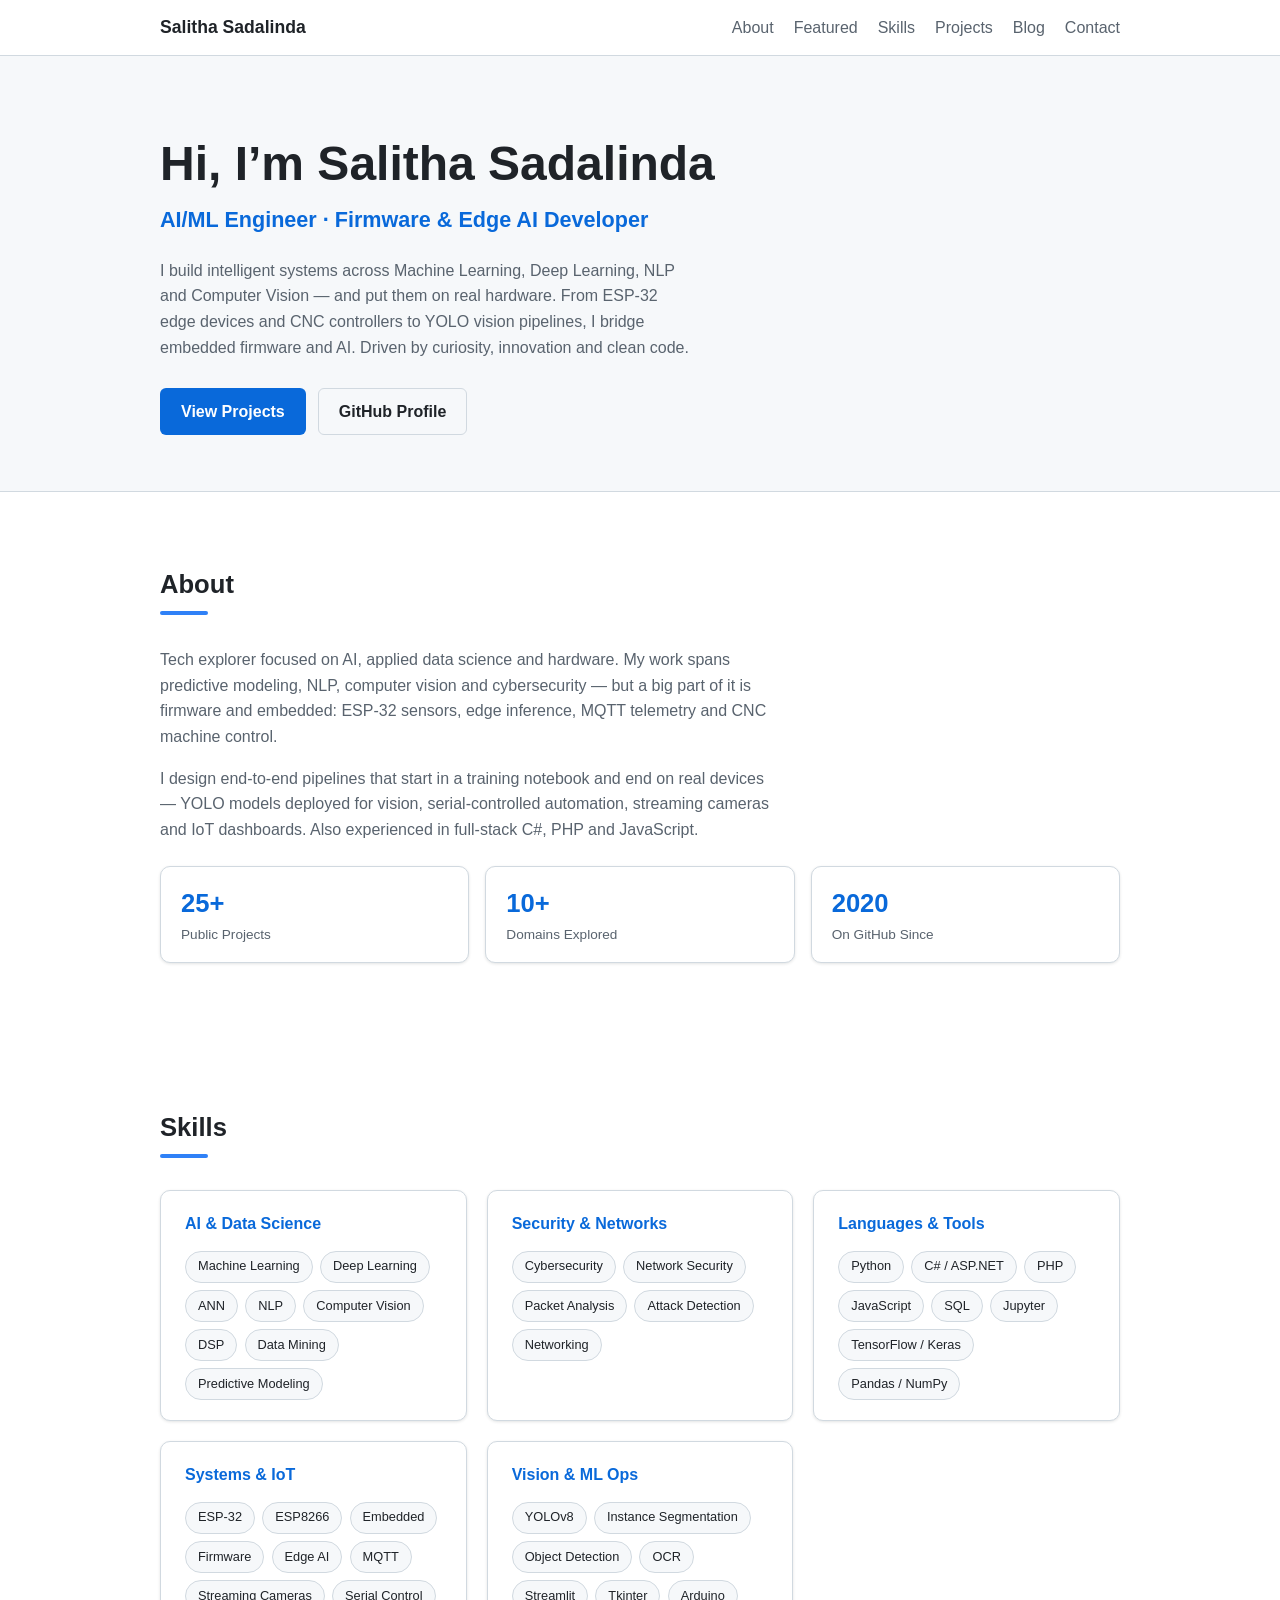
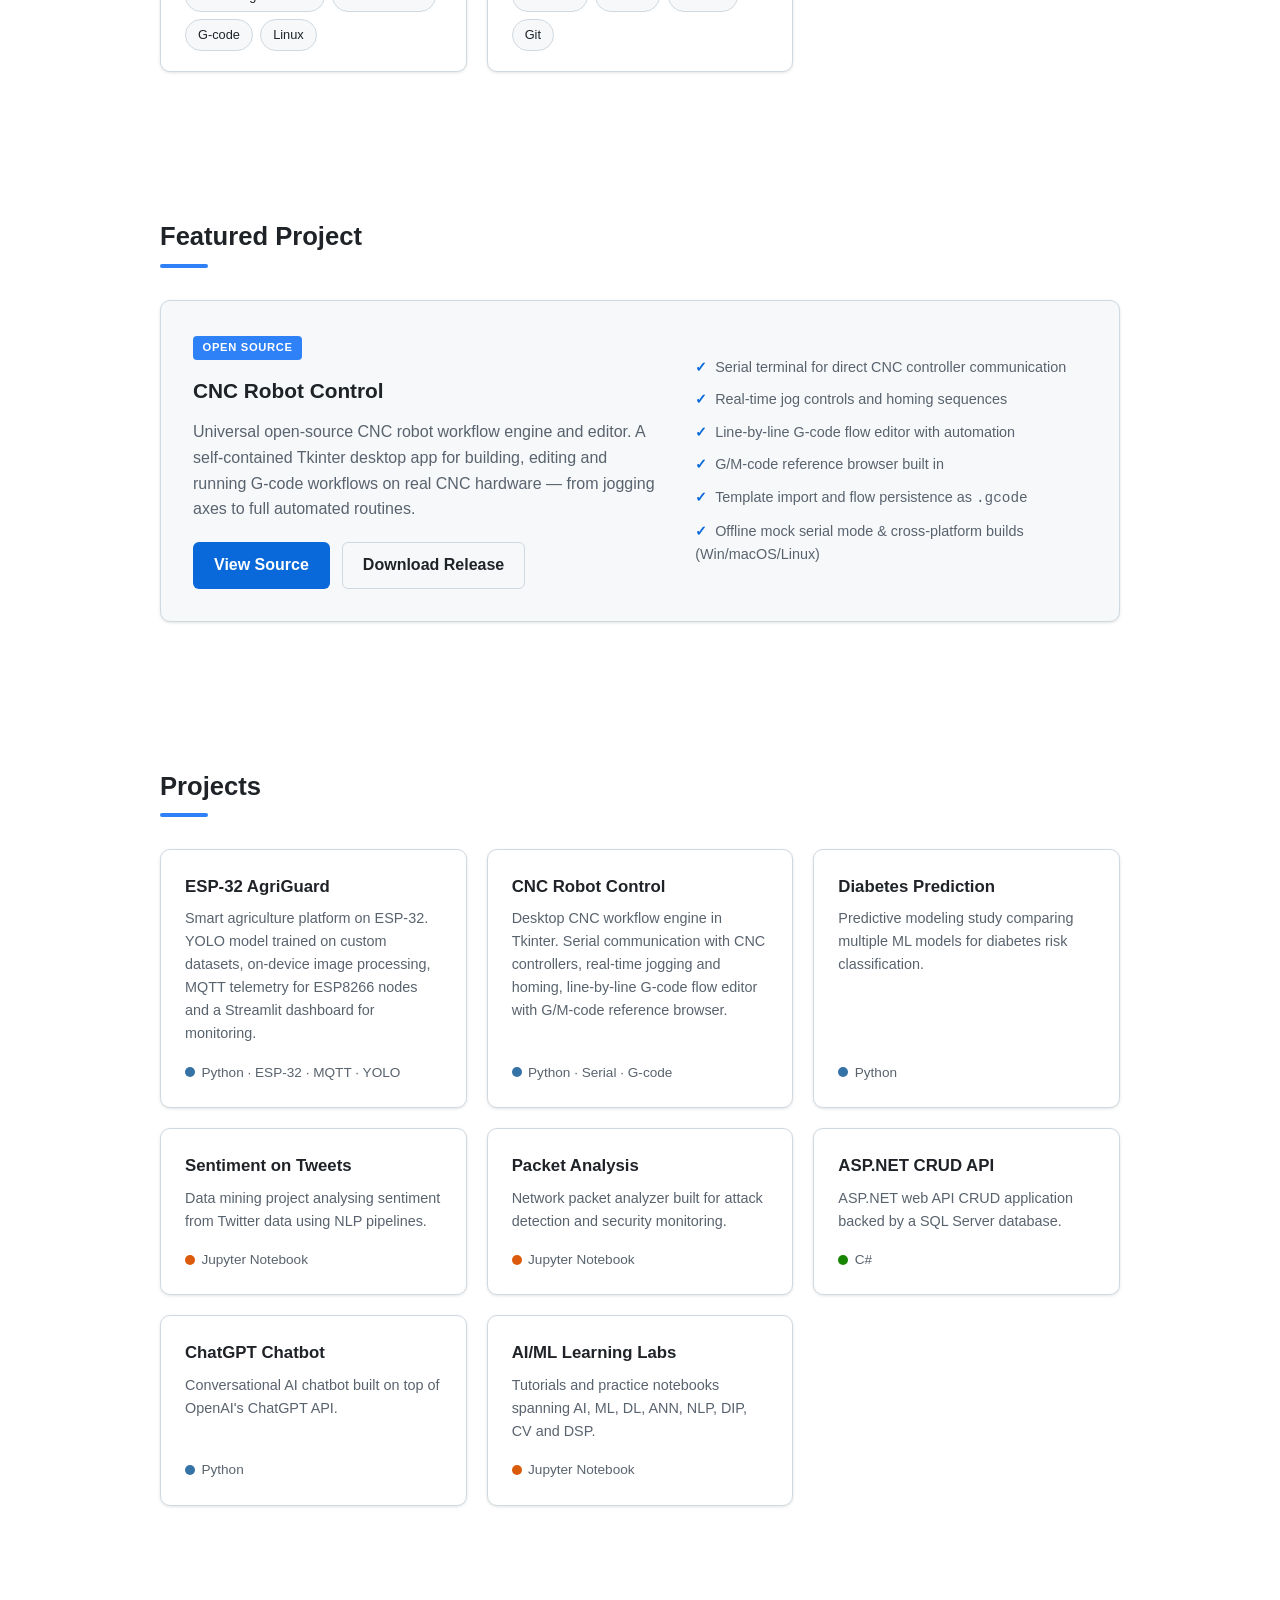
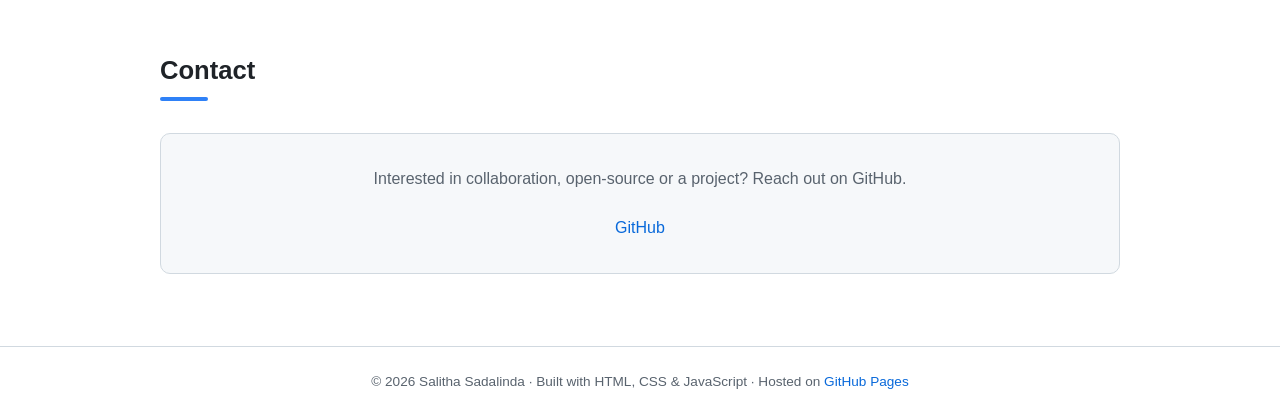
<file: index.html>
<!DOCTYPE html>
<html lang="en">
<head>
  <meta charset="UTF-8">
  <meta name="viewport" content="width=device-width, initial-scale=1.0">
  <title>Salitha Sadalinda | AI/ML Engineer & Cybersecurity Enthusiast</title>
  <meta name="description" content="Portfolio of Salitha Sadalinda — Machine Learning, Deep Learning, NLP, Computer Vision, Cybersecurity, firmware and edge AI on ESP-32. Python developer and open-source contributor.">
  <meta name="author" content="Salitha Sadalinda">
  <meta name="keywords" content="Salitha Sadalinda, Machine Learning, Deep Learning, NLP, Computer Vision, Cybersecurity, Networking, Python, Firmware, ESP-32, Edge AI, CNC, YOLO">
  <meta name="robots" content="index, follow">
  <meta name="theme-color" content="#0d1117">

  <!-- Open Graph -->
  <meta property="og:type" content="website">
  <meta property="og:title" content="Salitha Sadalinda | Portfolio">
  <meta property="og:description" content="AI/ML Engineer, firmware & edge AI developer. ESP-32, CNC, YOLO, Deep Learning, NLP and Computer Vision.">
  <meta property="og:url" content="https://salithasadalinda.github.io/">
  <meta property="og:site_name" content="Salitha Sadalinda">

  <!-- Twitter -->
  <meta name="twitter:card" content="summary">
  <meta name="twitter:title" content="Salitha Sadalinda | Portfolio">
  <meta name="twitter:description" content="AI/ML Engineer & Cybersecurity enthusiast.">

  <link rel="icon" type="image/svg+xml" href="/favicon.svg">
  <link rel="canonical" href="https://salithasadalinda.github.io/">
  <link rel="stylesheet" href="/assets/css/style.css">

  <script type="application/ld+json">
  {
    "@context": "https://schema.org",
    "@type": "Person",
    "name": "Salitha Sadalinda",
    "url": "https://salithasadalinda.github.io",
    "jobTitle": "AI/ML Engineer",
    "knowsAbout": ["Machine Learning", "Deep Learning", "NLP", "Computer Vision", "Cybersecurity", "Networking", "Python"]
  }
  </script>
</head>
<body>
  <a class="skip-link" href="#main">Skip to content</a>

  <header class="nav">
    <nav class="container" aria-label="Primary">
      <a class="nav-brand" href="#top">Salitha&nbsp;Sadalinda</a>
      <button class="nav-toggle" id="nav-toggle" aria-expanded="false" aria-controls="nav-links" aria-label="Toggle navigation">&#9776;</button>
      <ul class="nav-links" id="nav-links">
        <li><a href="#about">About</a></li>
        <li><a href="#featured">Featured</a></li>
        <li><a href="#skills">Skills</a></li>
        <li><a href="#projects">Projects</a></li>
        <li><a href="/blog/">Blog</a></li>
        <li><a href="#contact">Contact</a></li>
      </ul>
    </nav>
  </header>

  <main id="main">
    <!-- Hero -->
    <section class="hero" id="top">
      <div class="container">
        <h1>Hi, I&rsquo;m Salitha Sadalinda</h1>
        <p class="role">AI/ML Engineer &middot; Firmware &amp; Edge AI Developer</p>
        <p>
          I build intelligent systems across Machine Learning, Deep Learning, NLP and Computer Vision —
          and put them on real hardware. From ESP-32 edge devices and CNC controllers to YOLO vision
          pipelines, I bridge embedded firmware and AI. Driven by curiosity, innovation and clean code.
        </p>
        <div class="btn-group">
          <a class="btn btn-primary" href="#projects">View Projects</a>
          <a class="btn btn-outline" href="https://github.com/salithasadalinda" target="_blank" rel="noopener">GitHub Profile</a>
        </div>
      </div>
    </section>

    <!-- About -->
    <section id="about">
      <div class="container">
        <h2 class="section-title">About</h2>
        <div class="about-text">
          <p>
            Tech explorer focused on AI, applied data science and hardware. My work spans predictive
            modeling, NLP, computer vision and cybersecurity — but a big part of it is firmware and
            embedded: ESP-32 sensors, edge inference, MQTT telemetry and CNC machine control.
          </p>
          <p>
            I design end-to-end pipelines that start in a training notebook and end on real devices —
            YOLO models deployed for vision, serial-controlled automation, streaming cameras and IoT
            dashboards. Also experienced in full-stack C#, PHP and JavaScript.
          </p>
        </div>
        <div class="stats">
          <div class="stat">
            <div class="num">25+</div>
            <div class="label">Public Projects</div>
          </div>
          <div class="stat">
            <div class="num">10+</div>
            <div class="label">Domains Explored</div>
          </div>
          <div class="stat">
            <div class="num">2020</div>
            <div class="label">On GitHub Since</div>
          </div>
        </div>
      </div>
    </section>

    <!-- Skills -->
    <section id="skills">
      <div class="container">
        <h2 class="section-title">Skills</h2>
        <div class="skills-grid">
          <div class="skill-cat">
            <h3>AI &amp; Data Science</h3>
            <div class="badges">
              <span class="badge">Machine Learning</span>
              <span class="badge">Deep Learning</span>
              <span class="badge">ANN</span>
              <span class="badge">NLP</span>
              <span class="badge">Computer Vision</span>
              <span class="badge">DSP</span>
              <span class="badge">Data Mining</span>
              <span class="badge">Predictive Modeling</span>
            </div>
          </div>
          <div class="skill-cat">
            <h3>Security &amp; Networks</h3>
            <div class="badges">
              <span class="badge">Cybersecurity</span>
              <span class="badge">Network Security</span>
              <span class="badge">Packet Analysis</span>
              <span class="badge">Attack Detection</span>
              <span class="badge">Networking</span>
            </div>
          </div>
          <div class="skill-cat">
            <h3>Languages &amp; Tools</h3>
            <div class="badges">
              <span class="badge">Python</span>
              <span class="badge">C# / ASP.NET</span>
              <span class="badge">PHP</span>
              <span class="badge">JavaScript</span>
              <span class="badge">SQL</span>
              <span class="badge">Jupyter</span>
              <span class="badge">TensorFlow / Keras</span>
              <span class="badge">Pandas / NumPy</span>
            </div>
          </div>
          <div class="skill-cat">
            <h3>Systems &amp; IoT</h3>
            <div class="badges">
              <span class="badge">ESP-32</span>
              <span class="badge">ESP8266</span>
              <span class="badge">Embedded</span>
              <span class="badge">Firmware</span>
              <span class="badge">Edge AI</span>
              <span class="badge">MQTT</span>
              <span class="badge">Streaming Cameras</span>
              <span class="badge">Serial Control</span>
              <span class="badge">G-code</span>
              <span class="badge">Linux</span>
            </div>
          </div>
          <div class="skill-cat">
            <h3>Vision &amp; ML Ops</h3>
            <div class="badges">
              <span class="badge">YOLOv8</span>
              <span class="badge">Instance Segmentation</span>
              <span class="badge">Object Detection</span>
              <span class="badge">OCR</span>
              <span class="badge">Streamlit</span>
              <span class="badge">Tkinter</span>
              <span class="badge">Arduino</span>
              <span class="badge">Git</span>
            </div>
          </div>
        </div>
      </div>
    </section>

    <!-- Featured Project -->
    <section id="featured">
      <div class="container">
        <h2 class="section-title">Featured Project</h2>
        <div class="featured">
          <div>
            <span class="f-tag">Open Source</span>
            <h3>CNC Robot Control</h3>
            <p class="f-desc">
              Universal open-source CNC robot workflow engine and editor. A self-contained Tkinter
              desktop app for building, editing and running G-code workflows on real CNC hardware —
              from jogging axes to full automated routines.
            </p>
            <div class="btn-group">
              <a class="btn btn-primary" href="https://github.com/salithasadalinda/CNC_robot_control" target="_blank" rel="noopener">View Source</a>
              <a class="btn btn-outline" href="https://github.com/salithasadalinda/CNC_robot_control/releases/latest" target="_blank" rel="noopener">Download Release</a>
            </div>
          </div>
          <ul>
            <li>Serial terminal for direct CNC controller communication</li>
            <li>Real-time jog controls and homing sequences</li>
            <li>Line-by-line G-code flow editor with automation</li>
            <li>G/M-code reference browser built in</li>
            <li>Template import and flow persistence as <code>.gcode</code></li>
            <li>Offline mock serial mode &amp; cross-platform builds (Win/macOS/Linux)</li>
          </ul>
        </div>
      </div>
    </section>

    <!-- Projects -->
    <section id="projects">
      <div class="container">
        <h2 class="section-title">Projects</h2>
        <div class="projects-grid">

          <article class="project-card">
            <h3 class="p-title"><a href="https://github.com/salithasadalinda/ESP-32-AgriGuard" target="_blank" rel="noopener">ESP-32 AgriGuard</a></h3>
            <p class="p-desc">Smart agriculture platform on ESP-32. YOLO model trained on custom datasets, on-device image processing, MQTT telemetry for ESP8266 nodes and a Streamlit dashboard for monitoring.</p>
            <span class="p-lang"><span class="lang-dot" style="background:#3572A5"></span>Python &middot; ESP-32 &middot; MQTT &middot; YOLO</span>
          </article>

          <article class="project-card">
            <h3 class="p-title"><a href="https://github.com/salithasadalinda/CNC_robot_control" target="_blank" rel="noopener">CNC Robot Control</a></h3>
            <p class="p-desc">Desktop CNC workflow engine in Tkinter. Serial communication with CNC controllers, real-time jogging and homing, line-by-line G-code flow editor with G/M-code reference browser.</p>
            <span class="p-lang"><span class="lang-dot" style="background:#3572A5"></span>Python &middot; Serial &middot; G-code</span>
          </article>

          <article class="project-card">
            <h3 class="p-title"><a href="https://github.com/salithasadalinda/diabetis_prediction" target="_blank" rel="noopener">Diabetes Prediction</a></h3>
            <p class="p-desc">Predictive modeling study comparing multiple ML models for diabetes risk classification.</p>
            <span class="p-lang"><span class="lang-dot" style="background:#3572A5"></span>Python</span>
          </article>

          <article class="project-card">
            <h3 class="p-title"><a href="https://github.com/salithasadalinda/sentimentOnTweets" target="_blank" rel="noopener">Sentiment on Tweets</a></h3>
            <p class="p-desc">Data mining project analysing sentiment from Twitter data using NLP pipelines.</p>
            <span class="p-lang"><span class="lang-dot" style="background:#DA5B0B"></span>Jupyter Notebook</span>
          </article>

          <article class="project-card">
            <h3 class="p-title"><a href="https://github.com/salithasadalinda/packetAnalysis" target="_blank" rel="noopener">Packet Analysis</a></h3>
            <p class="p-desc">Network packet analyzer built for attack detection and security monitoring.</p>
            <span class="p-lang"><span class="lang-dot" style="background:#DA5B0B"></span>Jupyter Notebook</span>
          </article>

          <article class="project-card">
            <h3 class="p-title"><a href="https://github.com/salithasadalinda/WebApplication1" target="_blank" rel="noopener">ASP.NET CRUD API</a></h3>
            <p class="p-desc">ASP.NET web API CRUD application backed by a SQL Server database.</p>
            <span class="p-lang"><span class="lang-dot" style="background:#178600"></span>C#</span>
          </article>

          <article class="project-card">
            <h3 class="p-title"><a href="https://github.com/salithasadalinda/chatgpt-chatbot" target="_blank" rel="noopener">ChatGPT Chatbot</a></h3>
            <p class="p-desc">Conversational AI chatbot built on top of OpenAI's ChatGPT API.</p>
            <span class="p-lang"><span class="lang-dot" style="background:#3572A5"></span>Python</span>
          </article>

          <article class="project-card">
            <h3 class="p-title"><a href="https://github.com/salithasadalinda/AI_ML_DL_ANN_NLP_DIP_CV_DSP" target="_blank" rel="noopener">AI/ML Learning Labs</a></h3>
            <p class="p-desc">Tutorials and practice notebooks spanning AI, ML, DL, ANN, NLP, DIP, CV and DSP.</p>
            <span class="p-lang"><span class="lang-dot" style="background:#DA5B0B"></span>Jupyter Notebook</span>
          </article>

        </div>
      </div>
    </section>

    <!-- Contact -->
    <section id="contact">
      <div class="container">
        <h2 class="section-title">Contact</h2>
        <div class="contact-box">
          <p>Interested in collaboration, open-source or a project? Reach out on GitHub.</p>
          <div class="social-links">
            <a href="https://github.com/salithasadalinda" target="_blank" rel="noopener" aria-label="GitHub profile">
              GitHub
            </a>
          </div>
        </div>
      </div>
    </section>
  </main>

  <footer class="footer">
    <div class="container">
      &copy; <span id="year">2026</span> Salitha Sadalinda &middot; Built with HTML, CSS &amp; JavaScript &middot;
      Hosted on <a href="https://pages.github.com/" target="_blank" rel="noopener">GitHub Pages</a>
    </div>
  </footer>

  <script src="/assets/js/main.js"></script>
</body>
</html>
</file>
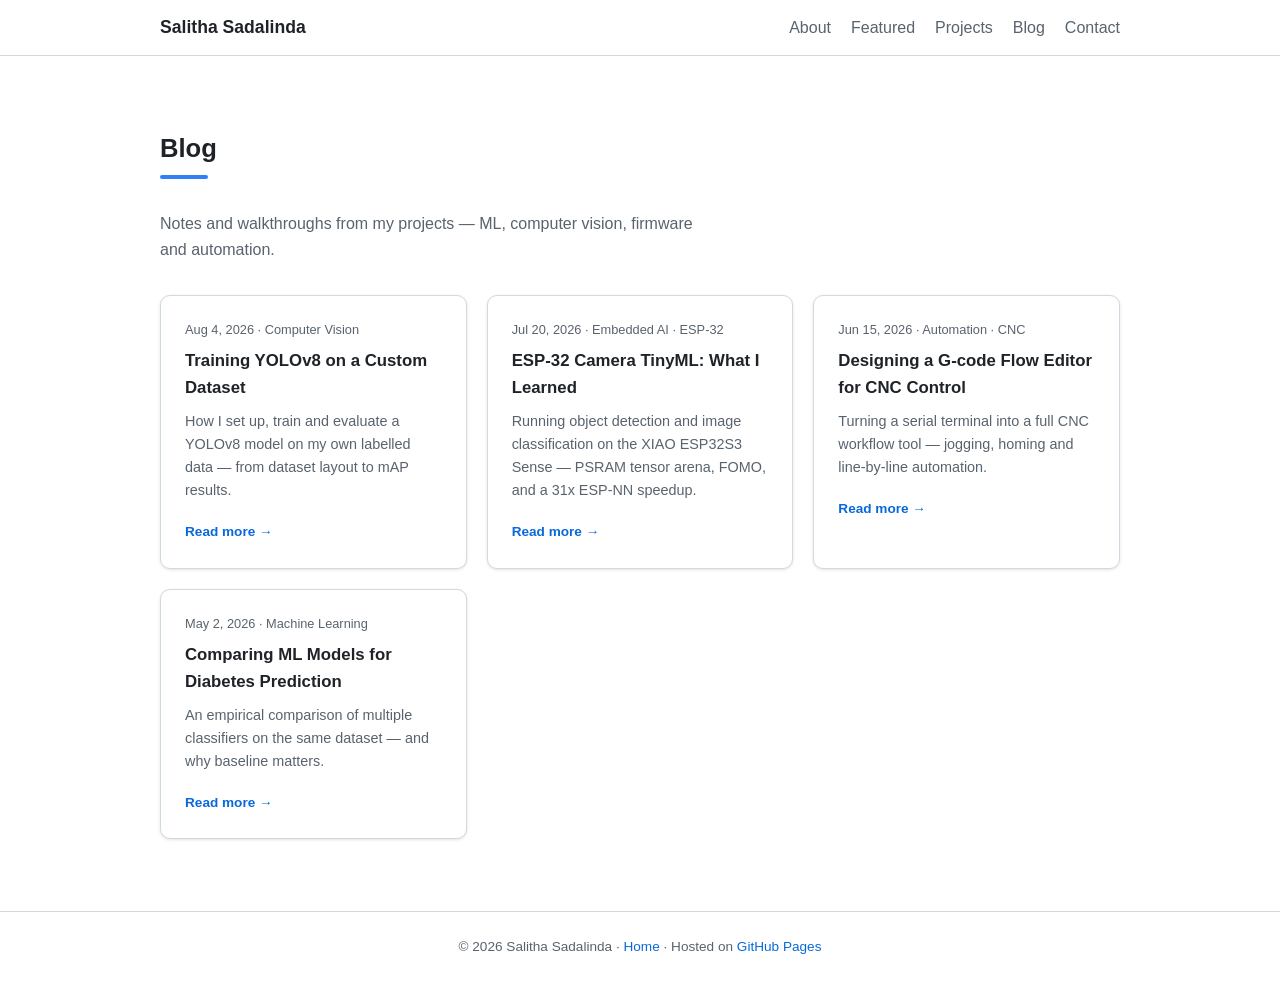
<file: blog/index.html>
<!DOCTYPE html>
<html lang="en">
<head>
  <meta charset="UTF-8">
  <meta name="viewport" content="width=device-width, initial-scale=1.0">
  <title>Blog | Salitha Sadalinda</title>
  <meta name="description" content="Blog posts on machine learning, computer vision, firmware, ESP-32 and CNC automation by Salitha Sadalinda.">
  <meta name="robots" content="index, follow">
  <link rel="icon" type="image/svg+xml" href="/favicon.svg">
  <link rel="canonical" href="https://salithasadalinda.github.io/blog/">
  <link rel="stylesheet" href="/assets/css/style.css">
</head>
<body>
  <a class="skip-link" href="#main">Skip to content</a>

  <header class="nav">
    <nav class="container" aria-label="Primary">
      <a class="nav-brand" href="/">Salitha&nbsp;Sadalinda</a>
      <button class="nav-toggle" id="nav-toggle" aria-expanded="false" aria-controls="nav-links" aria-label="Toggle navigation">&#9776;</button>
      <ul class="nav-links" id="nav-links">
        <li><a href="/#about">About</a></li>
        <li><a href="/#featured">Featured</a></li>
        <li><a href="/#projects">Projects</a></li>
        <li><a href="/blog/">Blog</a></li>
        <li><a href="/#contact">Contact</a></li>
      </ul>
    </nav>
  </header>

  <main id="main">
    <section id="blog">
      <div class="container">
        <h2 class="section-title">Blog</h2>
        <p style="color:var(--text-muted); margin-bottom:2rem; max-width:60ch;">
          Notes and walkthroughs from my projects — ML, computer vision, firmware and automation.
        </p>
        <div class="blog-list">

          <article class="post-card">
            <p class="post-meta">Aug 4, 2026 &middot; Computer Vision</p>
            <h3><a href="/blog/posts/training-yolo-custom-dataset.html">Training YOLOv8 on a Custom Dataset</a></h3>
            <p class="post-excerpt">How I set up, train and evaluate a YOLOv8 model on my own labelled data — from dataset layout to mAP results.</p>
            <a class="read-more" href="/blog/posts/training-yolo-custom-dataset.html">Read more &rarr;</a>
          </article>

          <article class="post-card">
            <p class="post-meta">Jul 20, 2026 &middot; Embedded AI &middot; ESP-32</p>
            <h3><a href="/blog/posts/esp32-cam-tinyml.html">ESP-32 Camera TinyML: What I Learned</a></h3>
            <p class="post-excerpt">Running object detection and image classification on the XIAO ESP32S3 Sense — PSRAM tensor arena, FOMO, and a 31x ESP-NN speedup.</p>
            <a class="read-more" href="/blog/posts/esp32-cam-tinyml.html">Read more &rarr;</a>
          </article>

          <article class="post-card">
            <p class="post-meta">Jun 15, 2026 &middot; Automation &middot; CNC</p>
            <h3><a href="/blog/posts/cnc-gcode-flow-editor.html">Designing a G-code Flow Editor for CNC Control</a></h3>
            <p class="post-excerpt">Turning a serial terminal into a full CNC workflow tool — jogging, homing and line-by-line automation.</p>
            <a class="read-more" href="/blog/posts/cnc-gcode-flow-editor.html">Read more &rarr;</a>
          </article>

          <article class="post-card">
            <p class="post-meta">May 2, 2026 &middot; Machine Learning</p>
            <h3><a href="/blog/posts/diabetes-prediction-models.html">Comparing ML Models for Diabetes Prediction</a></h3>
            <p class="post-excerpt">An empirical comparison of multiple classifiers on the same dataset — and why baseline matters.</p>
            <a class="read-more" href="/blog/posts/diabetes-prediction-models.html">Read more &rarr;</a>
          </article>

        </div>
      </div>
    </section>
  </main>

  <footer class="footer">
    <div class="container">
      &copy; <span id="year">2026</span> Salitha Sadalinda &middot; <a href="/">Home</a> &middot;
      Hosted on <a href="https://pages.github.com/" target="_blank" rel="noopener">GitHub Pages</a>
    </div>
  </footer>

  <script src="/assets/js/main.js"></script>
</body>
</html>
</file>
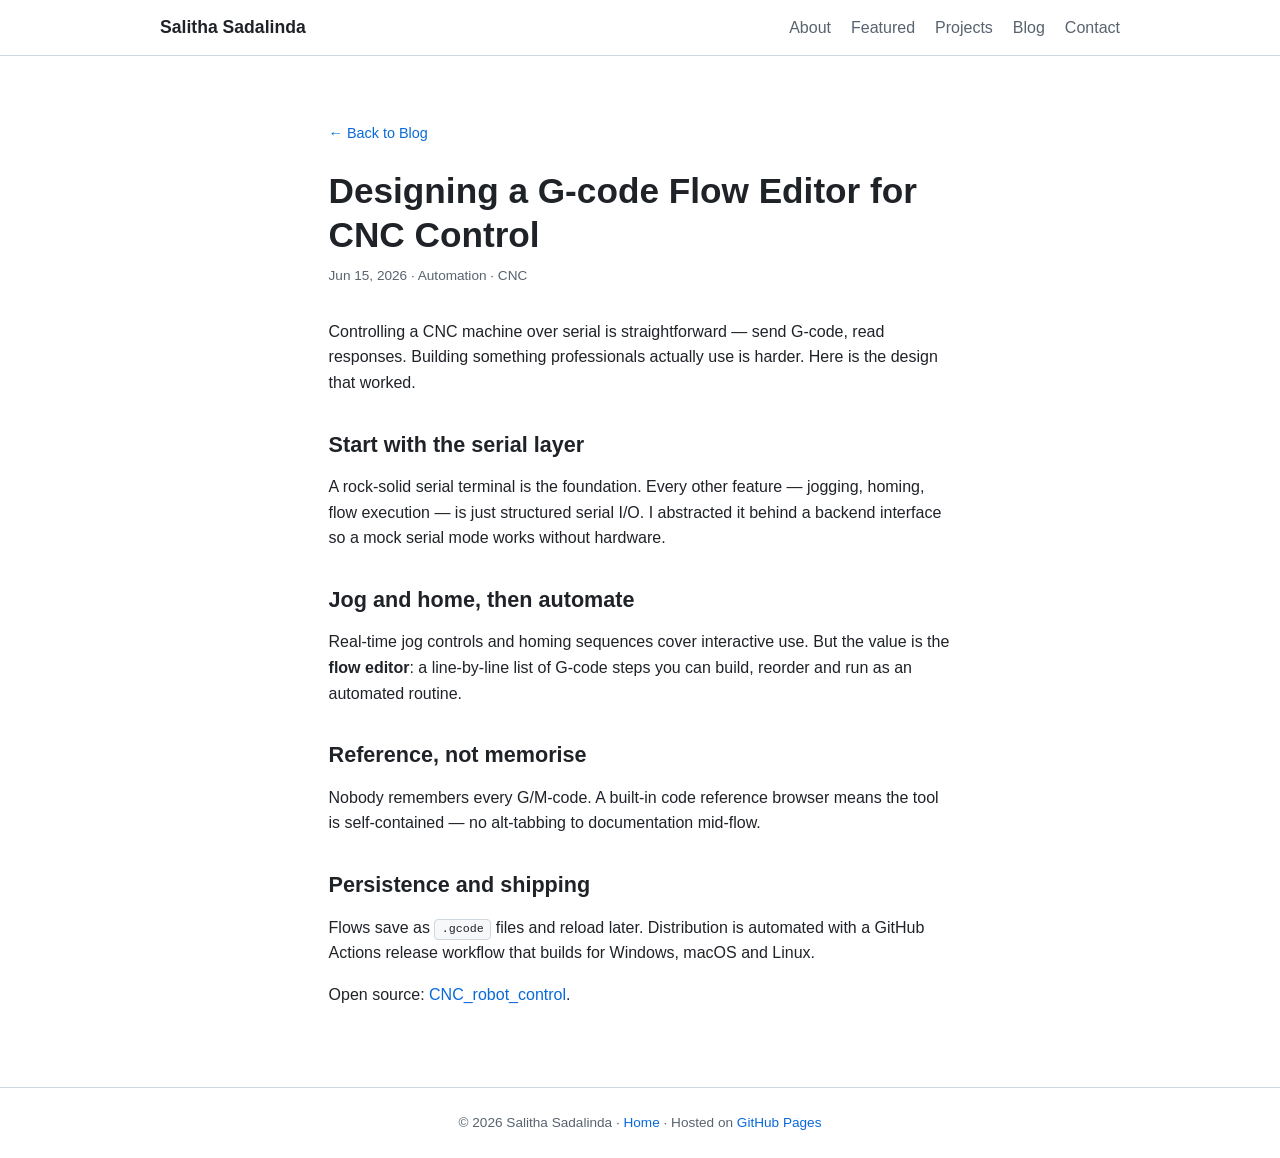
<file: blog/posts/cnc-gcode-flow-editor.html>
<!DOCTYPE html>
<html lang="en">
<head>
  <meta charset="UTF-8">
  <meta name="viewport" content="width=device-width, initial-scale=1.0">
  <title>Designing a G-code Flow Editor for CNC Control | Salitha Sadalinda</title>
  <meta name="description" content="How I built a CNC workflow tool with jogging, homing and a G-code flow editor.">
  <meta name="robots" content="index, follow">
  <link rel="icon" type="image/svg+xml" href="/favicon.svg">
  <link rel="canonical" href="https://salithasadalinda.github.io/blog/posts/cnc-gcode-flow-editor.html">
  <link rel="stylesheet" href="/assets/css/style.css">
</head>
<body>
  <a class="skip-link" href="#main">Skip to content</a>

  <header class="nav">
    <nav class="container" aria-label="Primary">
      <a class="nav-brand" href="/">Salitha&nbsp;Sadalinda</a>
      <button class="nav-toggle" id="nav-toggle" aria-expanded="false" aria-controls="nav-links" aria-label="Toggle navigation">&#9776;</button>
      <ul class="nav-links" id="nav-links">
        <li><a href="/#about">About</a></li>
        <li><a href="/#featured">Featured</a></li>
        <li><a href="/#projects">Projects</a></li>
        <li><a href="/blog/">Blog</a></li>
        <li><a href="/#contact">Contact</a></li>
      </ul>
    </nav>
  </header>

  <main id="main">
    <div class="container">
      <article class="post">
        <a class="back-link" href="/blog/">&larr; Back to Blog</a>
        <h1 class="post-title">Designing a G-code Flow Editor for CNC Control</h1>
        <p class="post-meta">Jun 15, 2026 &middot; Automation &middot; CNC</p>

        <p>
          Controlling a CNC machine over serial is straightforward — send G-code, read responses.
          Building something professionals actually use is harder. Here is the design that worked.
        </p>

        <h2>Start with the serial layer</h2>
        <p>
          A rock-solid serial terminal is the foundation. Every other feature — jogging, homing,
          flow execution — is just structured serial I/O. I abstracted it behind a backend
          interface so a mock serial mode works without hardware.
        </p>

        <h2>Jog and home, then automate</h2>
        <p>
          Real-time jog controls and homing sequences cover interactive use. But the value is the
          <strong>flow editor</strong>: a line-by-line list of G-code steps you can build, reorder
          and run as an automated routine.
        </p>

        <h2>Reference, not memorise</h2>
        <p>
          Nobody remembers every G/M-code. A built-in code reference browser means the tool is
          self-contained — no alt-tabbing to documentation mid-flow.
        </p>

        <h2>Persistence and shipping</h2>
        <p>
          Flows save as <code>.gcode</code> files and reload later. Distribution is automated with
          a GitHub Actions release workflow that builds for Windows, macOS and Linux.
        </p>

        <p>
          Open source: <a href="https://github.com/salithasadalinda/CNC_robot_control" target="_blank" rel="noopener">CNC_robot_control</a>.
        </p>
      </article>
    </div>
  </main>

  <footer class="footer">
    <div class="container">
      &copy; <span id="year">2026</span> Salitha Sadalinda &middot; <a href="/">Home</a> &middot;
      Hosted on <a href="https://pages.github.com/" target="_blank" rel="noopener">GitHub Pages</a>
    </div>
  </footer>

  <script src="/assets/js/main.js"></script>
</body>
</html>
</file>
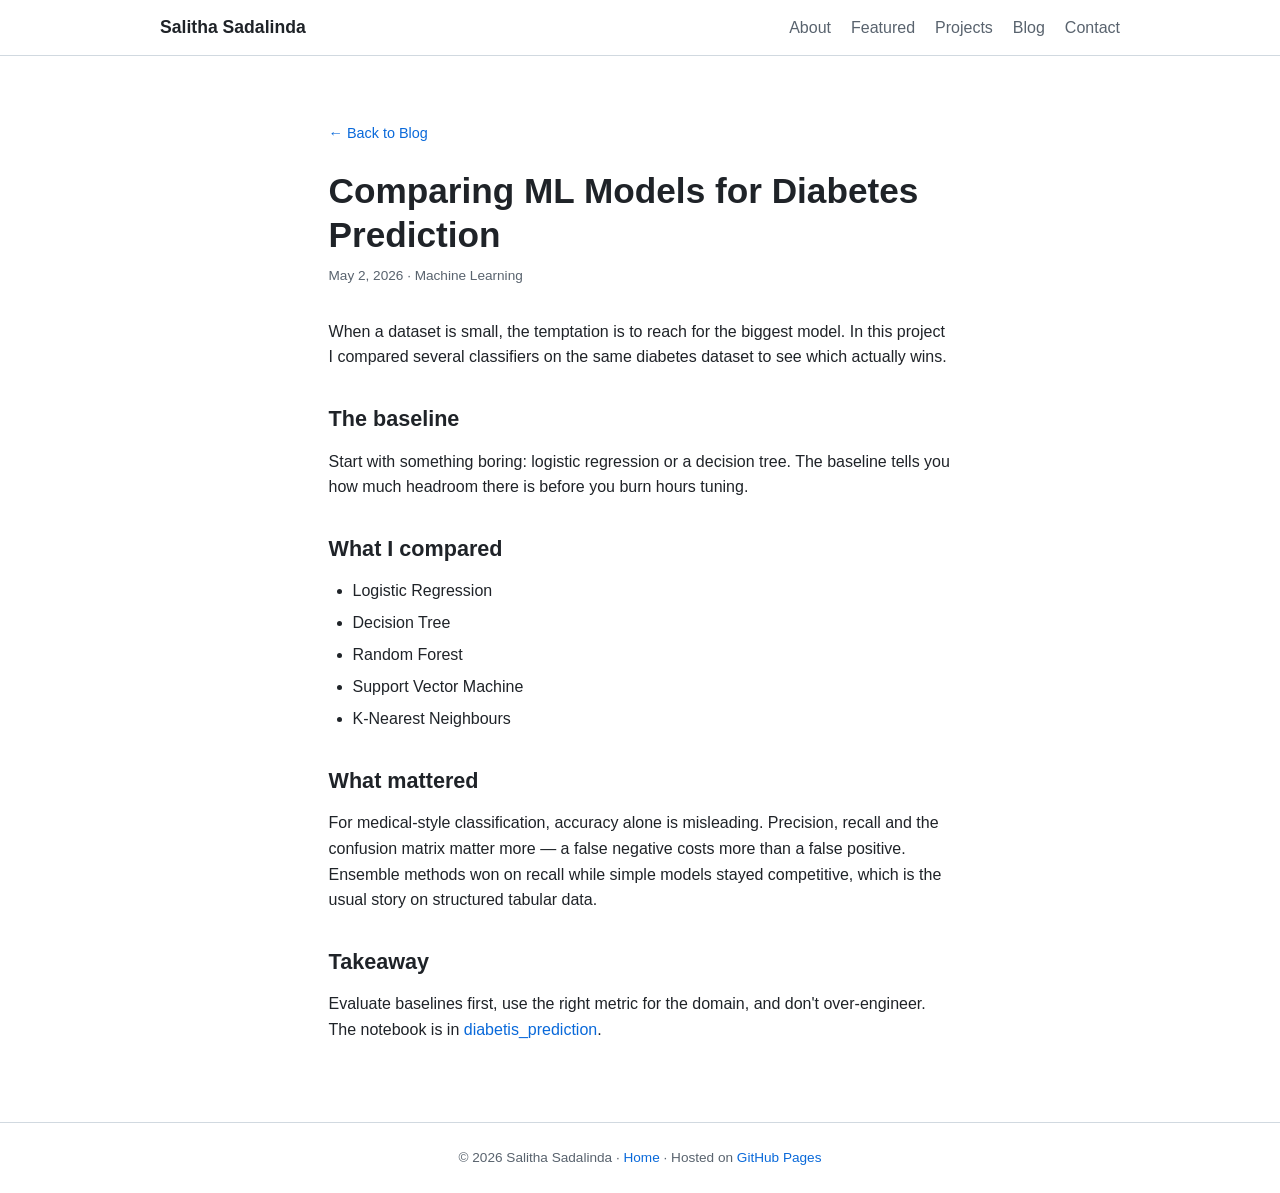
<file: blog/posts/diabetes-prediction-models.html>
<!DOCTYPE html>
<html lang="en">
<head>
  <meta charset="UTF-8">
  <meta name="viewport" content="width=device-width, initial-scale=1.0">
  <title>Comparing ML Models for Diabetes Prediction | Salitha Sadalinda</title>
  <meta name="description" content="Empirical comparison of multiple classifiers for diabetes risk prediction.">
  <meta name="robots" content="index, follow">
  <link rel="icon" type="image/svg+xml" href="/favicon.svg">
  <link rel="canonical" href="https://salithasadalinda.github.io/blog/posts/diabetes-prediction-models.html">
  <link rel="stylesheet" href="/assets/css/style.css">
</head>
<body>
  <a class="skip-link" href="#main">Skip to content</a>

  <header class="nav">
    <nav class="container" aria-label="Primary">
      <a class="nav-brand" href="/">Salitha&nbsp;Sadalinda</a>
      <button class="nav-toggle" id="nav-toggle" aria-expanded="false" aria-controls="nav-links" aria-label="Toggle navigation">&#9776;</button>
      <ul class="nav-links" id="nav-links">
        <li><a href="/#about">About</a></li>
        <li><a href="/#featured">Featured</a></li>
        <li><a href="/#projects">Projects</a></li>
        <li><a href="/blog/">Blog</a></li>
        <li><a href="/#contact">Contact</a></li>
      </ul>
    </nav>
  </header>

  <main id="main">
    <div class="container">
      <article class="post">
        <a class="back-link" href="/blog/">&larr; Back to Blog</a>
        <h1 class="post-title">Comparing ML Models for Diabetes Prediction</h1>
        <p class="post-meta">May 2, 2026 &middot; Machine Learning</p>

        <p>
          When a dataset is small, the temptation is to reach for the biggest model. In this
          project I compared several classifiers on the same diabetes dataset to see which
          actually wins.
        </p>

        <h2>The baseline</h2>
        <p>
          Start with something boring: logistic regression or a decision tree. The baseline tells
          you how much headroom there is before you burn hours tuning.
        </p>

        <h2>What I compared</h2>
        <ul>
          <li>Logistic Regression</li>
          <li>Decision Tree</li>
          <li>Random Forest</li>
          <li>Support Vector Machine</li>
          <li>K-Nearest Neighbours</li>
        </ul>

        <h2>What mattered</h2>
        <p>
          For medical-style classification, accuracy alone is misleading. Precision, recall and
          the confusion matrix matter more — a false negative costs more than a false positive.
          Ensemble methods won on recall while simple models stayed competitive, which is the
          usual story on structured tabular data.
        </p>

        <h2>Takeaway</h2>
        <p>
          Evaluate baselines first, use the right metric for the domain, and don't over-engineer.
          The notebook is in <a href="https://github.com/salithasadalinda/diabetis_prediction" target="_blank" rel="noopener">diabetis_prediction</a>.
        </p>
      </article>
    </div>
  </main>

  <footer class="footer">
    <div class="container">
      &copy; <span id="year">2026</span> Salitha Sadalinda &middot; <a href="/">Home</a> &middot;
      Hosted on <a href="https://pages.github.com/" target="_blank" rel="noopener">GitHub Pages</a>
    </div>
  </footer>

  <script src="/assets/js/main.js"></script>
</body>
</html>
</file>
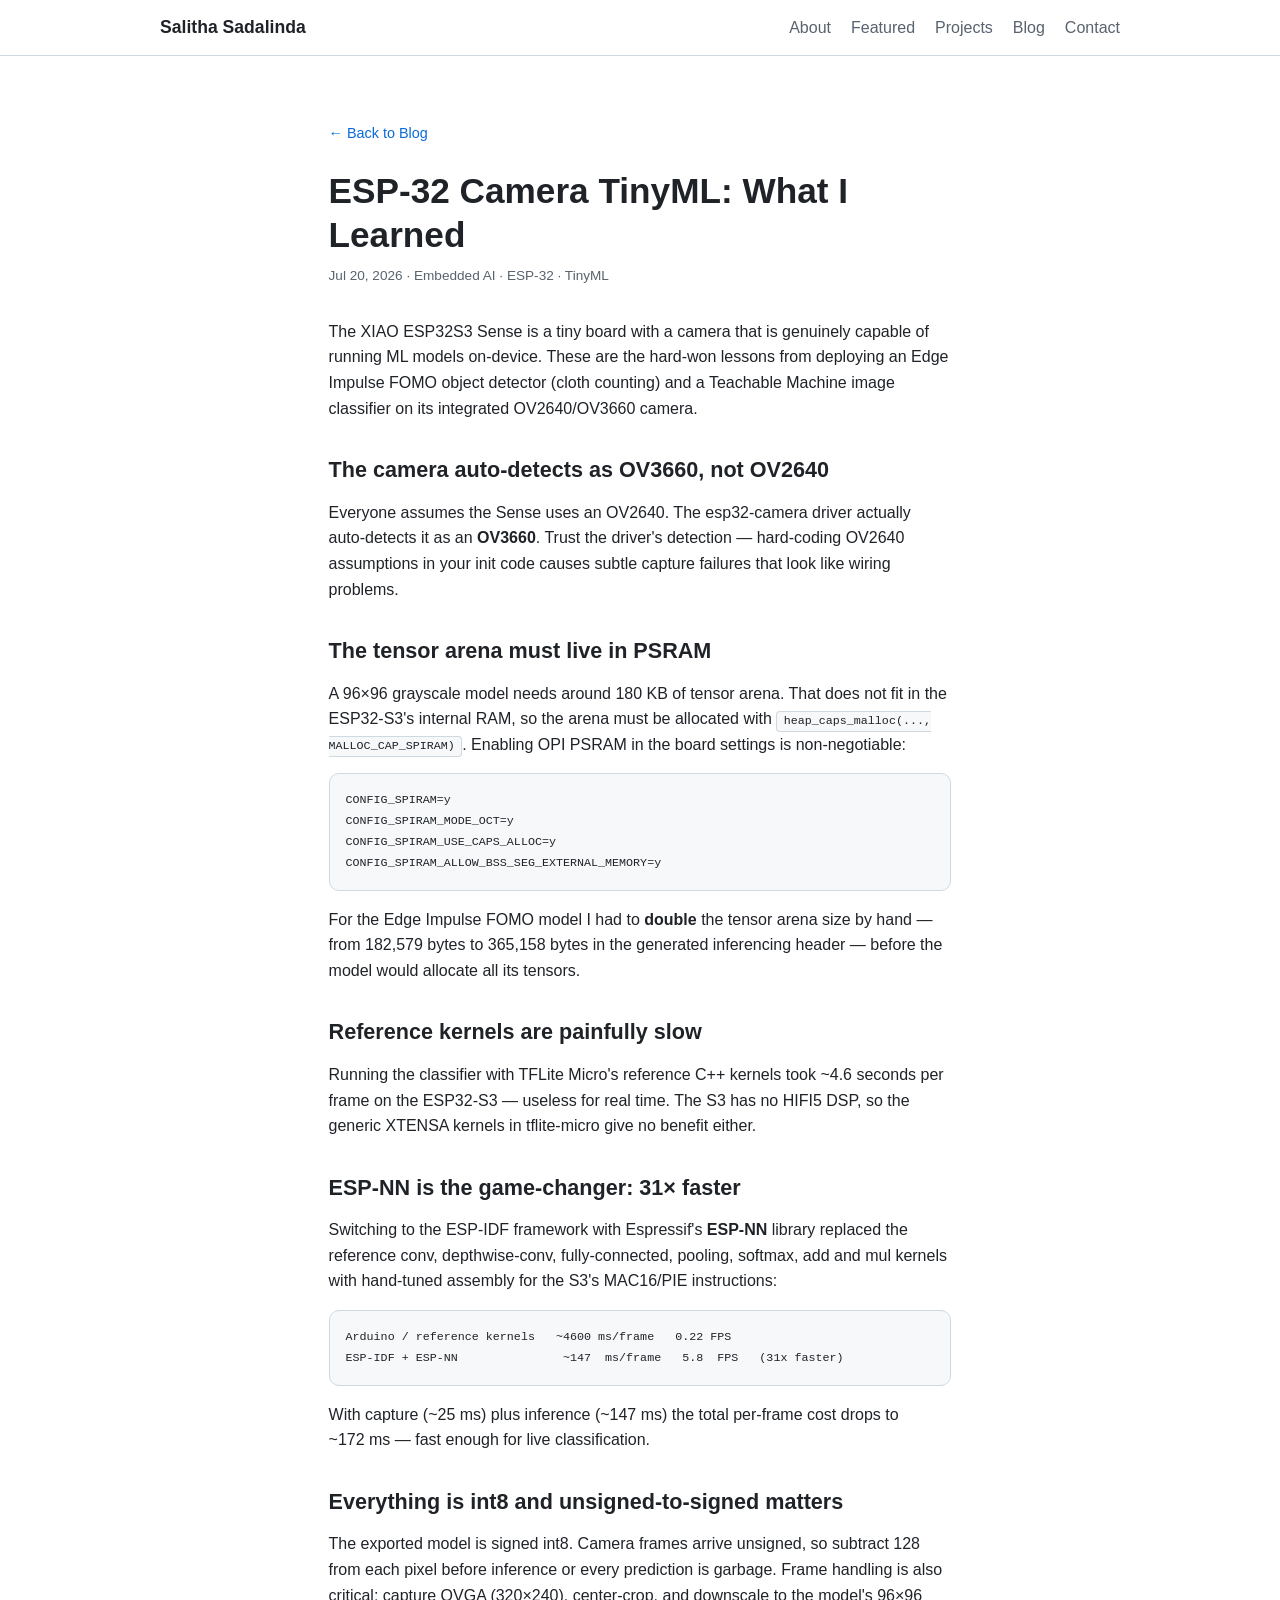
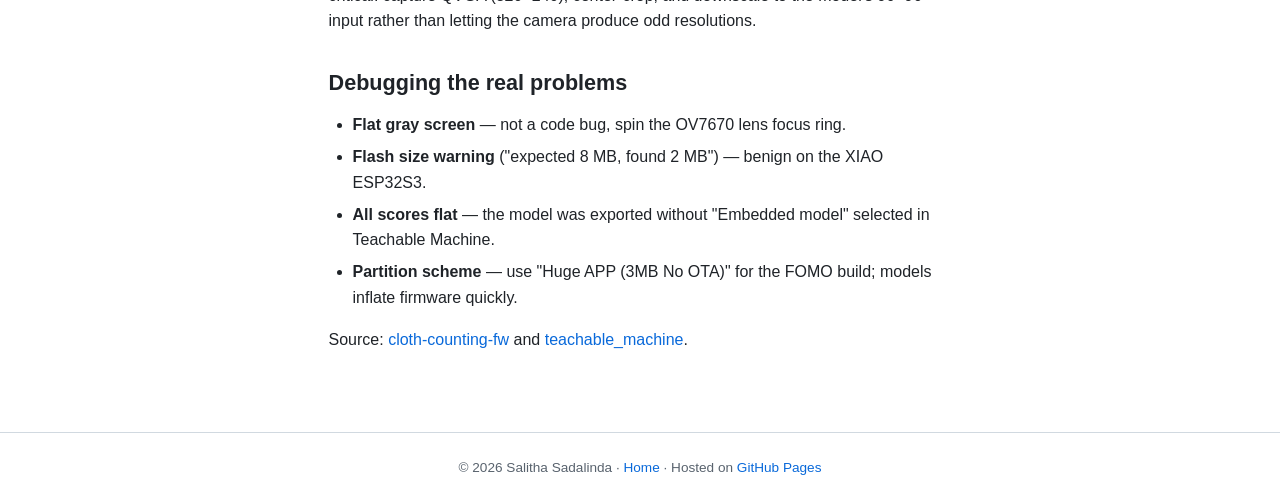
<file: blog/posts/esp32-cam-tinyml.html>
<!DOCTYPE html>
<html lang="en">
<head>
  <meta charset="UTF-8">
  <meta name="viewport" content="width=device-width, initial-scale=1.0">
  <title>ESP-32 Camera TinyML: What I Learned | Salitha Sadalinda</title>
  <meta name="description" content="Running object detection and image classification on the XIAO ESP32S3 Sense camera — PSRAM tensor arena, Edge Impulse FOMO, and a 31x ESP-NN speedup.">
  <meta name="robots" content="index, follow">
  <link rel="icon" type="image/svg+xml" href="/favicon.svg">
  <link rel="canonical" href="https://salithasadalinda.github.io/blog/posts/esp32-cam-tinyml.html">
  <link rel="stylesheet" href="/assets/css/style.css">
</head>
<body>
  <a class="skip-link" href="#main">Skip to content</a>

  <header class="nav">
    <nav class="container" aria-label="Primary">
      <a class="nav-brand" href="/">Salitha&nbsp;Sadalinda</a>
      <button class="nav-toggle" id="nav-toggle" aria-expanded="false" aria-controls="nav-links" aria-label="Toggle navigation">&#9776;</button>
      <ul class="nav-links" id="nav-links">
        <li><a href="/#about">About</a></li>
        <li><a href="/#featured">Featured</a></li>
        <li><a href="/#projects">Projects</a></li>
        <li><a href="/blog/">Blog</a></li>
        <li><a href="/#contact">Contact</a></li>
      </ul>
    </nav>
  </header>

  <main id="main">
    <div class="container">
      <article class="post">
        <a class="back-link" href="/blog/">&larr; Back to Blog</a>
        <h1 class="post-title">ESP-32 Camera TinyML: What I Learned</h1>
        <p class="post-meta">Jul 20, 2026 &middot; Embedded AI &middot; ESP-32 &middot; TinyML</p>

        <p>
          The XIAO ESP32S3 Sense is a tiny board with a camera that is genuinely capable of
          running ML models on-device. These are the hard-won lessons from deploying an Edge
          Impulse FOMO object detector (cloth counting) and a Teachable Machine image
          classifier on its integrated OV2640/OV3660 camera.
        </p>

        <h2>The camera auto-detects as OV3660, not OV2640</h2>
        <p>
          Everyone assumes the Sense uses an OV2640. The esp32-camera driver actually
          auto-detects it as an <strong>OV3660</strong>. Trust the driver's detection — hard-coding
          OV2640 assumptions in your init code causes subtle capture failures that look like
          wiring problems.
        </p>

        <h2>The tensor arena must live in PSRAM</h2>
        <p>
          A 96&times;96 grayscale model needs around 180&nbsp;KB of tensor arena. That does not fit
          in the ESP32-S3's internal RAM, so the arena must be allocated with
          <code>heap_caps_malloc(..., MALLOC_CAP_SPIRAM)</code>. Enabling OPI PSRAM in the board
          settings is non-negotiable:
        </p>
        <pre><code>CONFIG_SPIRAM=y
CONFIG_SPIRAM_MODE_OCT=y
CONFIG_SPIRAM_USE_CAPS_ALLOC=y
CONFIG_SPIRAM_ALLOW_BSS_SEG_EXTERNAL_MEMORY=y</code></pre>
        <p>
          For the Edge Impulse FOMO model I had to <strong>double</strong> the tensor arena size by
          hand — from 182,579 bytes to 365,158 bytes in the generated inferencing header — before
          the model would allocate all its tensors.
        </p>

        <h2>Reference kernels are painfully slow</h2>
        <p>
          Running the classifier with TFLite Micro's reference C++ kernels took ~4.6 seconds per
          frame on the ESP32-S3 — useless for real time. The S3 has no HIFI5 DSP, so the generic
          XTENSA kernels in tflite-micro give no benefit either.
        </p>

        <h2>ESP-NN is the game-changer: 31&times; faster</h2>
        <p>
          Switching to the ESP-IDF framework with Espressif's <strong>ESP-NN</strong> library replaced
          the reference conv, depthwise-conv, fully-connected, pooling, softmax, add and mul
          kernels with hand-tuned assembly for the S3's MAC16/PIE instructions:
        </p>
        <pre><code>Arduino / reference kernels   ~4600 ms/frame   0.22 FPS
ESP-IDF + ESP-NN               ~147  ms/frame   5.8  FPS   (31x faster)</code></pre>
        <p>
          With capture (~25&nbsp;ms) plus inference (~147&nbsp;ms) the total per-frame cost drops to
          ~172&nbsp;ms — fast enough for live classification.
        </p>

        <h2>Everything is int8 and unsigned-to-signed matters</h2>
        <p>
          The exported model is signed int8. Camera frames arrive unsigned, so subtract 128 from
          each pixel before inference or every prediction is garbage. Frame handling is also
          critical: capture QVGA (320&times;240), center-crop, and downscale to the model's
          96&times;96 input rather than letting the camera produce odd resolutions.
        </p>

        <h2>Debugging the real problems</h2>
        <ul>
          <li>
            <strong>Flat gray screen</strong> — not a code bug, spin the OV7670 lens focus ring.
          </li>
          <li>
            <strong>Flash size warning</strong> ("expected 8&nbsp;MB, found 2&nbsp;MB") — benign on
            the XIAO ESP32S3.
          </li>
          <li>
            <strong>All scores flat</strong> — the model was exported without "Embedded model"
            selected in Teachable Machine.
          </li>
          <li>
            <strong>Partition scheme</strong> — use "Huge APP (3MB No OTA)" for the FOMO build;
            models inflate firmware quickly.
          </li>
        </ul>

        <p>
          Source: <a href="https://github.com/salithasadalinda/cloth-counting-fw" target="_blank" rel="noopener">cloth-counting-fw</a>
          and <a href="https://github.com/salithasadalinda/teachable_machine" target="_blank" rel="noopener">teachable_machine</a>.
        </p>
      </article>
    </div>
  </main>

  <footer class="footer">
    <div class="container">
      &copy; <span id="year">2026</span> Salitha Sadalinda &middot; <a href="/">Home</a> &middot;
      Hosted on <a href="https://pages.github.com/" target="_blank" rel="noopener">GitHub Pages</a>
    </div>
  </footer>

  <script src="/assets/js/main.js"></script>
</body>
</html>
</file>
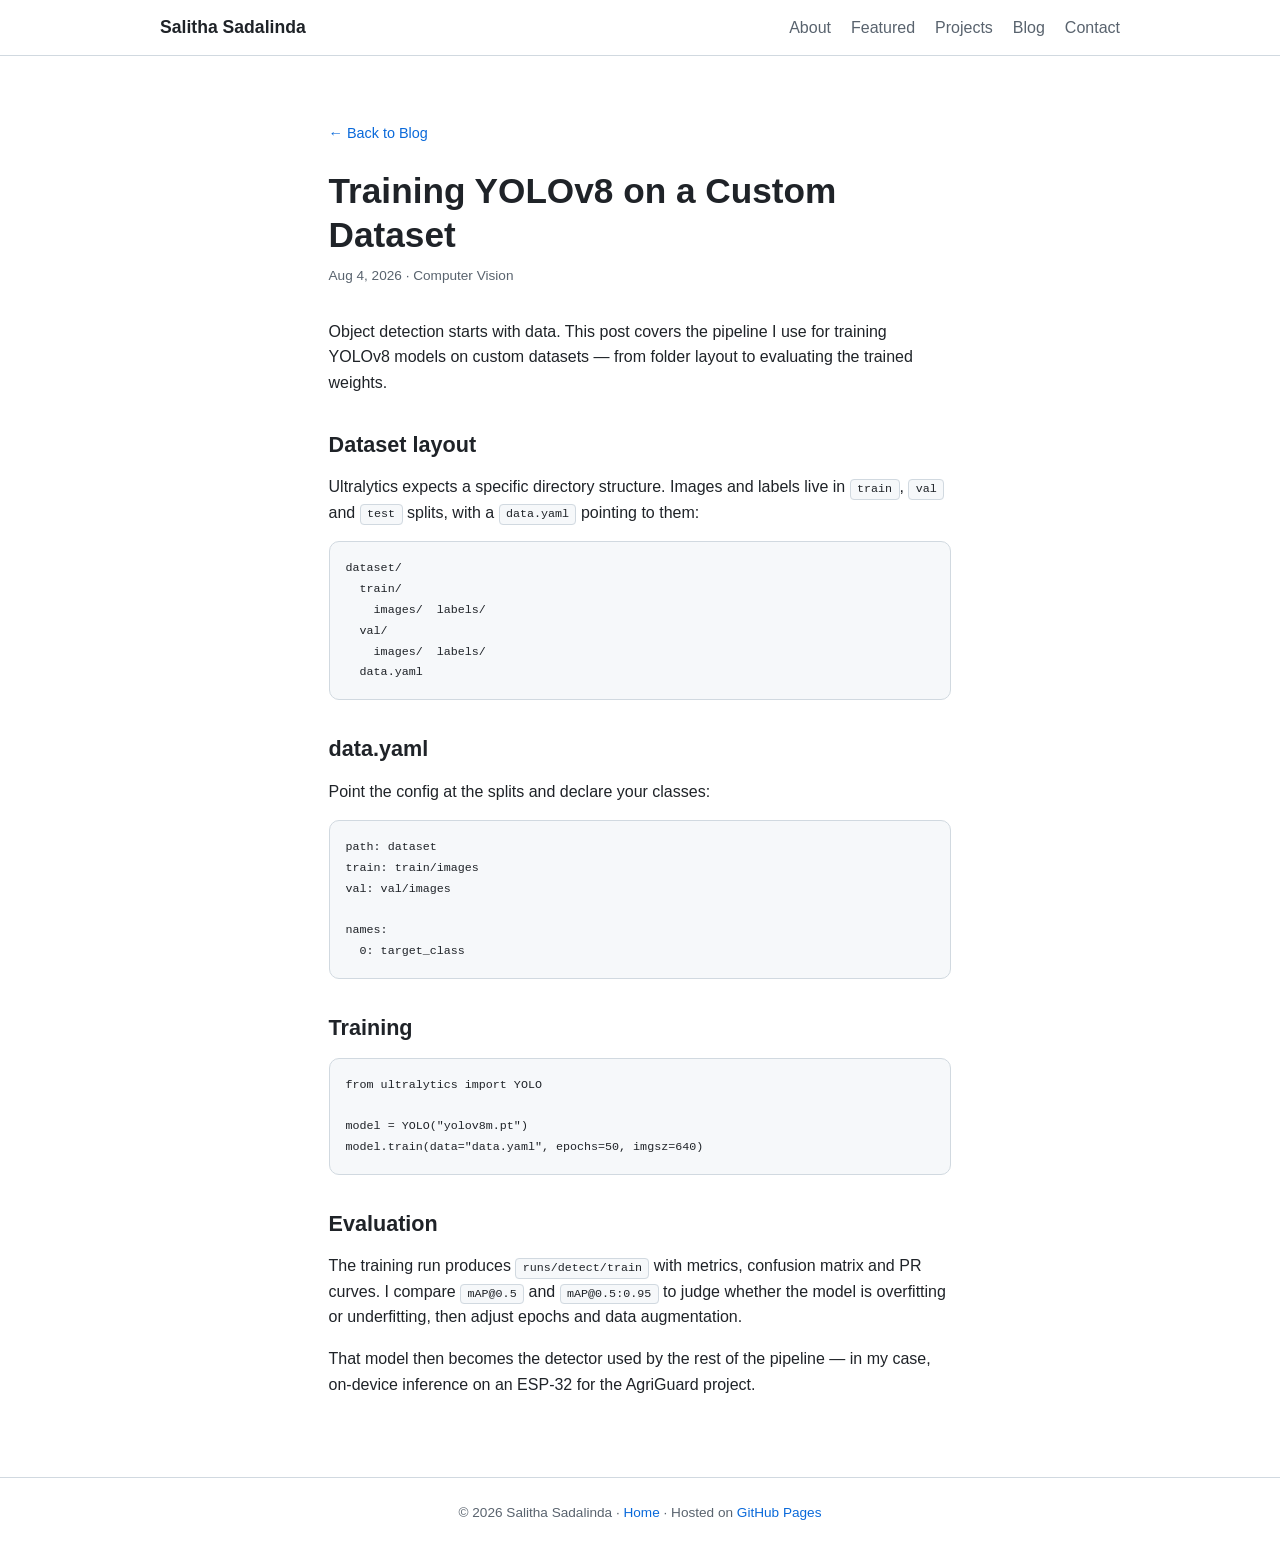
<file: blog/posts/training-yolo-custom-dataset.html>
<!DOCTYPE html>
<html lang="en">
<head>
  <meta charset="UTF-8">
  <meta name="viewport" content="width=device-width, initial-scale=1.0">
  <title>Training YOLOv8 on a Custom Dataset | Salitha Sadalinda</title>
  <meta name="description" content="Walkthrough of training a YOLOv8 model on custom labelled data.">
  <meta name="robots" content="index, follow">
  <link rel="icon" type="image/svg+xml" href="/favicon.svg">
  <link rel="canonical" href="https://salithasadalinda.github.io/blog/posts/training-yolo-custom-dataset.html">
  <link rel="stylesheet" href="/assets/css/style.css">
</head>
<body>
  <a class="skip-link" href="#main">Skip to content</a>

  <header class="nav">
    <nav class="container" aria-label="Primary">
      <a class="nav-brand" href="/">Salitha&nbsp;Sadalinda</a>
      <button class="nav-toggle" id="nav-toggle" aria-expanded="false" aria-controls="nav-links" aria-label="Toggle navigation">&#9776;</button>
      <ul class="nav-links" id="nav-links">
        <li><a href="/#about">About</a></li>
        <li><a href="/#featured">Featured</a></li>
        <li><a href="/#projects">Projects</a></li>
        <li><a href="/blog/">Blog</a></li>
        <li><a href="/#contact">Contact</a></li>
      </ul>
    </nav>
  </header>

  <main id="main">
    <div class="container">
      <article class="post">
        <a class="back-link" href="/blog/">&larr; Back to Blog</a>
        <h1 class="post-title">Training YOLOv8 on a Custom Dataset</h1>
        <p class="post-meta">Aug 4, 2026 &middot; Computer Vision</p>

        <p>
          Object detection starts with data. This post covers the pipeline I use for training
          YOLOv8 models on custom datasets — from folder layout to evaluating the trained weights.
        </p>

        <h2>Dataset layout</h2>
        <p>
          Ultralytics expects a specific directory structure. Images and labels live in
          <code>train</code>, <code>val</code> and <code>test</code> splits, with a
          <code>data.yaml</code> pointing to them:
        </p>
        <pre><code>dataset/
  train/
    images/  labels/
  val/
    images/  labels/
  data.yaml</code></pre>

        <h2>data.yaml</h2>
        <p>Point the config at the splits and declare your classes:</p>
        <pre><code>path: dataset
train: train/images
val: val/images

names:
  0: target_class</code></pre>

        <h2>Training</h2>
        <pre><code>from ultralytics import YOLO

model = YOLO("yolov8m.pt")
model.train(data="data.yaml", epochs=50, imgsz=640)</code></pre>

        <h2>Evaluation</h2>
        <p>
          The training run produces <code>runs/detect/train</code> with metrics, confusion matrix
          and PR curves. I compare <code>mAP@0.5</code> and <code>mAP@0.5:0.95</code> to judge
          whether the model is overfitting or underfitting, then adjust epochs and data
          augmentation.
        </p>

        <p>
          That model then becomes the detector used by the rest of the pipeline — in my case,
          on-device inference on an ESP-32 for the AgriGuard project.
        </p>
      </article>
    </div>
  </main>

  <footer class="footer">
    <div class="container">
      &copy; <span id="year">2026</span> Salitha Sadalinda &middot; <a href="/">Home</a> &middot;
      Hosted on <a href="https://pages.github.com/" target="_blank" rel="noopener">GitHub Pages</a>
    </div>
  </footer>

  <script src="/assets/js/main.js"></script>
</body>
</html>
</file>
<file: assets/css/style.css>
:root {
  --bg: #ffffff;
  --bg-alt: #f6f8fa;
  --text: #1f2328;
  --text-muted: #59636e;
  --accent: #2f81f7;
  --accent-strong: #0969da;
  --border: #d1d9e0;
  --card-bg: #ffffff;
  --code-bg: #f6f8fa;
  --shadow: 0 1px 3px rgba(27, 31, 36, 0.12);
  --shadow-lg: 0 8px 24px rgba(140, 149, 159, 0.2);
  --radius: 10px;
  --max-width: 960px;
  --nav-h: 56px;
}

@media (prefers-color-scheme: dark) {
  :root {
    --bg: #0d1117;
    --bg-alt: #161b22;
    --text: #e6edf3;
    --text-muted: #8b949e;
    --accent: #4493f8;
    --accent-strong: #58a6ff;
    --border: #30363d;
    --card-bg: #161b22;
    --code-bg: #161b22;
    --shadow: 0 1px 3px rgba(1, 4, 9, 0.4);
    --shadow-lg: 0 8px 24px rgba(1, 4, 9, 0.6);
  }
}

*,
*::before,
*::after {
  box-sizing: border-box;
  margin: 0;
  padding: 0;
}

html {
  scroll-behavior: smooth;
  scroll-padding-top: var(--nav-h);
}

body {
  font-family: -apple-system, BlinkMacSystemFont, "Segoe UI", "Noto Sans",
    Helvetica, Arial, sans-serif, "Apple Color Emoji", "Segoe UI Emoji";
  background: var(--bg);
  color: var(--text);
  line-height: 1.6;
  -webkit-font-smoothing: antialiased;
}

a {
  color: var(--accent-strong);
  text-decoration: none;
}

a:hover {
  text-decoration: underline;
}

.container {
  width: min(100% - 2rem, var(--max-width));
  margin-inline: auto;
}

.skip-link {
  position: absolute;
  left: -9999px;
  top: 0;
  background: var(--accent-strong);
  color: #fff;
  padding: 0.5rem 1rem;
  z-index: 100;
}

.skip-link:focus {
  left: 0;
}

/* ---------- Navbar ---------- */
.nav {
  position: sticky;
  top: 0;
  z-index: 50;
  height: var(--nav-h);
  background: color-mix(in srgb, var(--bg) 85%, transparent);
  backdrop-filter: blur(8px);
  -webkit-backdrop-filter: blur(8px);
  border-bottom: 1px solid var(--border);
}

.nav .container {
  display: flex;
  align-items: center;
  justify-content: space-between;
  height: 100%;
}

.nav-brand {
  font-weight: 700;
  font-size: 1.1rem;
  color: var(--text);
}

.nav-links {
  display: flex;
  gap: 1.25rem;
  align-items: center;
  list-style: none;
}

.nav-links a {
  color: var(--text-muted);
  font-weight: 500;
}

.nav-links a:hover {
  color: var(--text);
  text-decoration: none;
}

.nav-toggle {
  display: none;
  background: none;
  border: 1px solid var(--border);
  border-radius: 6px;
  padding: 0.4rem 0.6rem;
  color: var(--text);
  cursor: pointer;
  font-size: 1.1rem;
}

/* ---------- Sections ---------- */
section {
  padding: 4.5rem 0;
}

.section-title {
  font-size: 1.6rem;
  margin-bottom: 2rem;
  position: relative;
}

.section-title::after {
  content: "";
  display: block;
  width: 3rem;
  height: 4px;
  margin-top: 0.4rem;
  border-radius: 2px;
  background: var(--accent);
}

/* ---------- Hero ---------- */
.hero {
  padding: 5rem 0 3.5rem;
  background: var(--bg-alt);
  border-bottom: 1px solid var(--border);
}

.hero h1 {
  font-size: clamp(2rem, 5vw, 3rem);
  line-height: 1.15;
  margin-bottom: 0.75rem;
}

.hero .role {
  font-size: clamp(1.1rem, 2.5vw, 1.35rem);
  color: var(--accent-strong);
  font-weight: 600;
  margin-bottom: 1.25rem;
}

.hero p {
  color: var(--text-muted);
  max-width: 60ch;
  margin-bottom: 1.75rem;
}

.btn-group {
  display: flex;
  flex-wrap: wrap;
  gap: 0.75rem;
}

.btn {
  display: inline-block;
  padding: 0.6rem 1.25rem;
  border-radius: 6px;
  font-weight: 600;
  border: 1px solid transparent;
  transition: background 0.15s ease, transform 0.1s ease;
}

.btn:hover {
  text-decoration: none;
  transform: translateY(-1px);
}

.btn-primary {
  background: var(--accent-strong);
  color: #fff;
}

.btn-primary:hover {
  background: var(--accent);
}

.btn-outline {
  background: transparent;
  color: var(--text);
  border-color: var(--border);
}

.btn-outline:hover {
  border-color: var(--text-muted);
}

/* ---------- About ---------- */
.about-text p {
  color: var(--text-muted);
  margin-bottom: 1rem;
  max-width: 70ch;
}

.stats {
  display: grid;
  grid-template-columns: repeat(auto-fit, minmax(140px, 1fr));
  gap: 1rem;
  margin-top: 1.5rem;
}

.stat {
  background: var(--card-bg);
  border: 1px solid var(--border);
  border-radius: var(--radius);
  padding: 1rem 1.25rem;
  box-shadow: var(--shadow);
}

.stat .num {
  font-size: 1.6rem;
  font-weight: 700;
  color: var(--accent-strong);
}

.stat .label {
  color: var(--text-muted);
  font-size: 0.85rem;
}

/* ---------- Skills ---------- */
.skills-grid {
  display: grid;
  grid-template-columns: repeat(auto-fit, minmax(260px, 1fr));
  gap: 1.25rem;
}

.skill-cat {
  background: var(--card-bg);
  border: 1px solid var(--border);
  border-radius: var(--radius);
  padding: 1.25rem 1.5rem;
  box-shadow: var(--shadow);
}

.skill-cat h3 {
  font-size: 1rem;
  margin-bottom: 0.85rem;
  color: var(--accent-strong);
}

.badges {
  display: flex;
  flex-wrap: wrap;
  gap: 0.45rem;
}

.badge {
  background: var(--bg-alt);
  border: 1px solid var(--border);
  border-radius: 999px;
  padding: 0.3rem 0.75rem;
  font-size: 0.8rem;
  color: var(--text);
}

/* ---------- Featured ---------- */
.featured {
  background: var(--bg-alt);
  border: 1px solid var(--border);
  border-radius: var(--radius);
  padding: 2rem;
  box-shadow: var(--shadow);
  display: grid;
  grid-template-columns: 1.2fr 1fr;
  gap: 2rem;
  align-items: center;
}

.featured h3 {
  font-size: 1.3rem;
  margin-bottom: 0.75rem;
}

.featured .f-tag {
  display: inline-block;
  background: var(--accent);
  color: #fff;
  font-size: 0.7rem;
  font-weight: 700;
  text-transform: uppercase;
  letter-spacing: 0.06em;
  border-radius: 4px;
  padding: 0.2rem 0.6rem;
  margin-bottom: 0.9rem;
}

.featured .f-desc {
  color: var(--text-muted);
  margin-bottom: 1.25rem;
  max-width: 55ch;
}

.featured ul {
  list-style: none;
  display: flex;
  flex-direction: column;
  gap: 0.6rem;
  color: var(--text-muted);
  font-size: 0.9rem;
}

.featured ul li::before {
  content: "\2713";
  color: var(--accent-strong);
  font-weight: 700;
  margin-right: 0.5rem;
}

@media (max-width: 720px) {
  .featured {
    grid-template-columns: 1fr;
  }
}

/* ---------- Projects ---------- */
.projects-grid {
  display: grid;
  grid-template-columns: repeat(auto-fill, minmax(300px, 1fr));
  gap: 1.25rem;
}

.project-card {
  display: flex;
  flex-direction: column;
  background: var(--card-bg);
  border: 1px solid var(--border);
  border-radius: var(--radius);
  padding: 1.5rem;
  box-shadow: var(--shadow);
  transition: box-shadow 0.2s ease, transform 0.2s ease;
}

.project-card:hover {
  box-shadow: var(--shadow-lg);
  transform: translateY(-2px);
}

.project-card .p-title {
  font-size: 1.05rem;
  margin-bottom: 0.4rem;
}

.project-card .p-title a {
  color: var(--text);
}

.project-card .p-desc {
  color: var(--text-muted);
  font-size: 0.9rem;
  margin-bottom: 1rem;
  flex-grow: 1;
}

.project-card .p-lang {
  font-size: 0.85rem;
  color: var(--text-muted);
  display: flex;
  align-items: center;
  gap: 0.4rem;
}

.lang-dot {
  width: 10px;
  height: 10px;
  border-radius: 50%;
  display: inline-block;
  background: var(--accent);
}

/* ---------- Blog ---------- */
.blog-list {
  display: grid;
  grid-template-columns: repeat(auto-fill, minmax(300px, 1fr));
  gap: 1.25rem;
}

.post-card {
  background: var(--card-bg);
  border: 1px solid var(--border);
  border-radius: var(--radius);
  padding: 1.5rem;
  box-shadow: var(--shadow);
  transition: box-shadow 0.2s ease, transform 0.2s ease;
}

.post-card:hover {
  box-shadow: var(--shadow-lg);
  transform: translateY(-2px);
}

.post-card .post-meta {
  color: var(--text-muted);
  font-size: 0.8rem;
  margin-bottom: 0.5rem;
}

.post-card h3 {
  font-size: 1.05rem;
  margin-bottom: 0.5rem;
}

.post-card h3 a {
  color: var(--text);
}

.post-card .post-excerpt {
  color: var(--text-muted);
  font-size: 0.9rem;
  margin-bottom: 1rem;
}

.read-more {
  font-size: 0.85rem;
  font-weight: 600;
}

.post {
  max-width: 70ch;
  margin-inline: auto;
  padding: 4rem 0;
}

.post .post-title {
  font-size: clamp(1.6rem, 4vw, 2.2rem);
  line-height: 1.25;
  margin-bottom: 0.5rem;
}

.post .post-meta {
  color: var(--text-muted);
  font-size: 0.85rem;
  margin-bottom: 2rem;
}

.post h2 {
  font-size: 1.35rem;
  margin: 2rem 0 0.75rem;
}

.post p {
  margin-bottom: 1rem;
  color: var(--text);
}

.post code {
  background: var(--code-bg);
  border: 1px solid var(--border);
  border-radius: 4px;
  padding: 0.15rem 0.4rem;
  font-size: 0.9em;
}

.post pre {
  background: var(--code-bg);
  border: 1px solid var(--border);
  border-radius: var(--radius);
  padding: 1rem;
  overflow-x: auto;
  margin-bottom: 1rem;
}

.post pre code {
  background: none;
  border: none;
  padding: 0;
}

.post ul {
  margin: 0 0 1rem 1.5rem;
}

.post li {
  margin-bottom: 0.4rem;
}

.back-link {
  display: inline-block;
  margin-bottom: 1.5rem;
  font-size: 0.9rem;
}

/* ---------- Contact ---------- */
.contact-box {
  background: var(--bg-alt);
  border: 1px solid var(--border);
  border-radius: var(--radius);
  padding: 2rem;
  text-align: center;
}

.contact-box p {
  color: var(--text-muted);
  margin-bottom: 1.5rem;
}

.social-links {
  display: flex;
  justify-content: center;
  flex-wrap: wrap;
  gap: 0.75rem;
  margin-top: 1rem;
}

.social-links a {
  display: inline-flex;
  align-items: center;
  gap: 0.4rem;
}

/* ---------- Footer ---------- */
.footer {
  border-top: 1px solid var(--border);
  padding: 1.5rem 0;
  color: var(--text-muted);
  font-size: 0.85rem;
  text-align: center;
}

/* ---------- Responsive ---------- */
@media (max-width: 720px) {
  .nav-links {
    position: absolute;
    top: var(--nav-h);
    left: 0;
    right: 0;
    flex-direction: column;
    gap: 0;
    background: var(--bg);
    border-bottom: 1px solid var(--border);
    padding: 0.5rem 1rem;
    display: none;
  }

  .nav-links.open {
    display: flex;
  }

  .nav-links a {
    display: block;
    padding: 0.6rem 0;
  }

  .nav-toggle {
    display: block;
  }
}

/* ---------- Reduced motion ---------- */
@media (prefers-reduced-motion: reduce) {
  html {
    scroll-behavior: auto;
  }

  *,
  *::before,
  *::after {
    transition: none !important;
    transform: none !important;
  }
}
</file>
